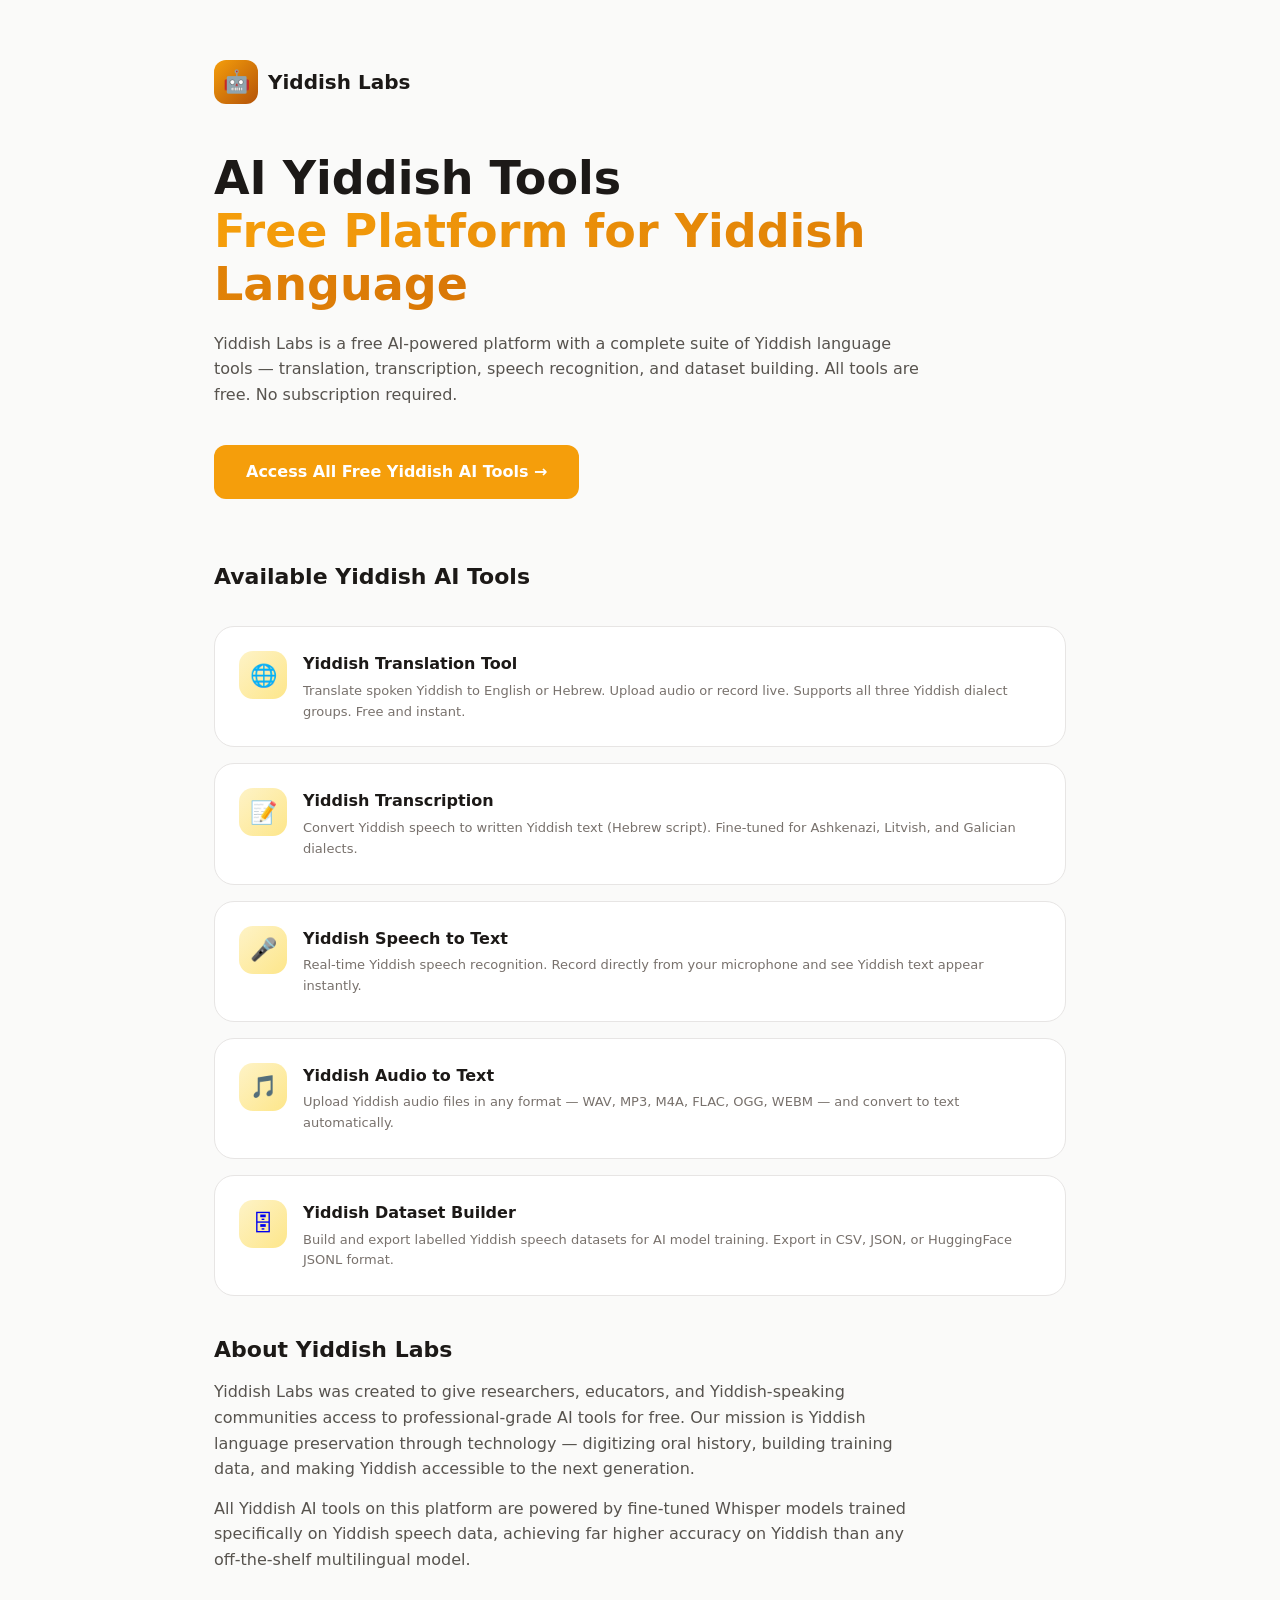
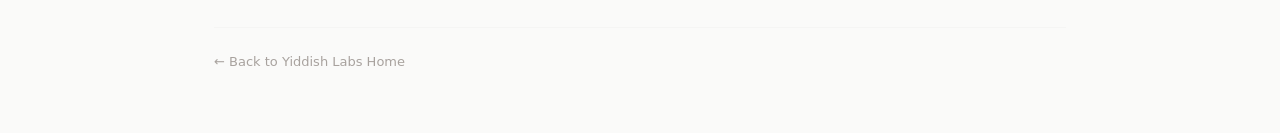
<file: public/ai-yiddish-tools.html>
<!doctype html>
<html lang="en">
<head>
  <meta charset="UTF-8" />
  <meta name="viewport" content="width=device-width, initial-scale=1.0" />
  <title>AI Yiddish Tools – Translation, Transcription &amp; Dataset Builder | Yiddish Labs</title>
  <meta name="description" content="Yiddish Labs: free AI tools for the Yiddish language. Yiddish translation, transcription, speech-to-text, and dataset building — all in one free platform." />
  <meta name="robots" content="index, follow" />
  <link rel="canonical" href="https://yiddishlabs.com/ai-yiddish-tools" />
  <meta property="og:title" content="AI Yiddish Tools – Translation, Transcription &amp; Dataset Builder | Yiddish Labs" />
  <meta property="og:description" content="Free AI tools for Yiddish language: translation, transcription, speech-to-text, and dataset building." />
  <meta property="og:url" content="https://yiddishlabs.com/ai-yiddish-tools" />
  <meta property="og:type" content="website" />
  <script type="application/ld+json">
  {
    "@context": "https://schema.org",
    "@type": "ItemList",
    "name": "AI Yiddish Tools by Yiddish Labs",
    "description": "Complete list of free AI tools for the Yiddish language from Yiddish Labs",
    "url": "https://yiddishlabs.com/ai-yiddish-tools",
    "itemListElement": [
      { "@type": "ListItem", "position": 1, "name": "Yiddish Translation Tool", "url": "https://yiddishlabs.com/yiddish-translation.html" },
      { "@type": "ListItem", "position": 2, "name": "Yiddish Transcription Tool", "url": "https://yiddishlabs.com/yiddish-transcription.html" },
      { "@type": "ListItem", "position": 3, "name": "Yiddish Speech to Text", "url": "https://yiddishlabs.com/yiddish-speech-to-text.html" },
      { "@type": "ListItem", "position": 4, "name": "Yiddish Audio to Text", "url": "https://yiddishlabs.com/yiddish-audio-to-text.html" },
      { "@type": "ListItem", "position": 5, "name": "Yiddish Dataset Builder", "url": "https://yiddishlabs.com/" }
    ]
  }
  </script>
  <style>
    *{box-sizing:border-box;margin:0;padding:0}
    body{font-family:Inter,system-ui,sans-serif;background:#fafaf9;color:#1c1917;line-height:1.6}
    .wrap{max-width:900px;margin:0 auto;padding:60px 24px}
    .logo{display:flex;align-items:center;gap:10px;margin-bottom:48px}
    .logo-icon{width:44px;height:44px;border-radius:12px;background:linear-gradient(135deg,#f59e0b,#b45309);display:flex;align-items:center;justify-content:center;color:#fff;font-size:22px}
    .logo-name{font-size:20px;font-weight:700;color:#1c1917}
    h1{font-size:clamp(26px,5vw,46px);font-weight:800;color:#1c1917;line-height:1.15;margin-bottom:20px}
    h2{font-size:22px;font-weight:700;color:#1c1917;margin:36px 0 12px}
    .accent{background:linear-gradient(90deg,#f59e0b,#d97706);-webkit-background-clip:text;-webkit-text-fill-color:transparent}
    p{color:#57534e;font-size:16px;margin-bottom:14px;max-width:720px}
    .cta{display:inline-flex;align-items:center;gap:8px;background:#f59e0b;color:#fff;font-weight:700;font-size:16px;padding:14px 32px;border-radius:12px;text-decoration:none;margin:24px 0;transition:background .15s}
    .cta:hover{background:#d97706}
    .tools{display:grid;gap:16px;margin-top:32px}
    .tool{background:#fff;border:1px solid #e7e5e4;border-radius:20px;padding:24px;display:flex;gap:16px;text-decoration:none;transition:border-color .15s,box-shadow .15s}
    .tool:hover{border-color:#f59e0b;box-shadow:0 4px 20px rgba(245,158,11,.1)}
    .tool-icon{width:48px;height:48px;border-radius:14px;background:linear-gradient(135deg,#fef3c7,#fde68a);display:flex;align-items:center;justify-content:center;font-size:22px;flex-shrink:0}
    .tool-name{font-size:16px;font-weight:700;color:#1c1917;margin-bottom:4px}
    .tool-desc{font-size:13px;color:#78716c}
    .back{display:inline-block;color:#a8a29e;font-size:13px;text-decoration:none;margin-top:40px;border-top:1px solid #f5f5f4;padding-top:24px;width:100%}
    .back:hover{color:#f59e0b}
  </style>
</head>
<body>
  <div class="wrap">
    <div class="logo">
      <div class="logo-icon">🤖</div>
      <span class="logo-name">Yiddish Labs</span>
    </div>

    <h1>AI Yiddish Tools<br /><span class="accent">Free Platform for Yiddish Language</span></h1>

    <p>Yiddish Labs is a free AI-powered platform with a complete suite of Yiddish language tools — translation, transcription, speech recognition, and dataset building. All tools are free. No subscription required.</p>

    <a href="/" class="cta">Access All Free Yiddish AI Tools →</a>

    <h2>Available Yiddish AI Tools</h2>

    <div class="tools">
      <a href="/yiddish-translation.html" class="tool">
        <div class="tool-icon">🌐</div>
        <div>
          <div class="tool-name">Yiddish Translation Tool</div>
          <div class="tool-desc">Translate spoken Yiddish to English or Hebrew. Upload audio or record live. Supports all three Yiddish dialect groups. Free and instant.</div>
        </div>
      </a>
      <a href="/yiddish-transcription.html" class="tool">
        <div class="tool-icon">📝</div>
        <div>
          <div class="tool-name">Yiddish Transcription</div>
          <div class="tool-desc">Convert Yiddish speech to written Yiddish text (Hebrew script). Fine-tuned for Ashkenazi, Litvish, and Galician dialects.</div>
        </div>
      </a>
      <a href="/yiddish-speech-to-text.html" class="tool">
        <div class="tool-icon">🎤</div>
        <div>
          <div class="tool-name">Yiddish Speech to Text</div>
          <div class="tool-desc">Real-time Yiddish speech recognition. Record directly from your microphone and see Yiddish text appear instantly.</div>
        </div>
      </a>
      <a href="/yiddish-audio-to-text.html" class="tool">
        <div class="tool-icon">🎵</div>
        <div>
          <div class="tool-name">Yiddish Audio to Text</div>
          <div class="tool-desc">Upload Yiddish audio files in any format — WAV, MP3, M4A, FLAC, OGG, WEBM — and convert to text automatically.</div>
        </div>
      </a>
      <a href="/" class="tool">
        <div class="tool-icon">🗄</div>
        <div>
          <div class="tool-name">Yiddish Dataset Builder</div>
          <div class="tool-desc">Build and export labelled Yiddish speech datasets for AI model training. Export in CSV, JSON, or HuggingFace JSONL format.</div>
        </div>
      </a>
    </div>

    <h2>About Yiddish Labs</h2>
    <p>Yiddish Labs was created to give researchers, educators, and Yiddish-speaking communities access to professional-grade AI tools for free. Our mission is Yiddish language preservation through technology — digitizing oral history, building training data, and making Yiddish accessible to the next generation.</p>
    <p>All Yiddish AI tools on this platform are powered by fine-tuned Whisper models trained specifically on Yiddish speech data, achieving far higher accuracy on Yiddish than any off-the-shelf multilingual model.</p>

    <a href="/" class="back">← Back to Yiddish Labs Home</a>
  </div>
</body>
</html>
</file>
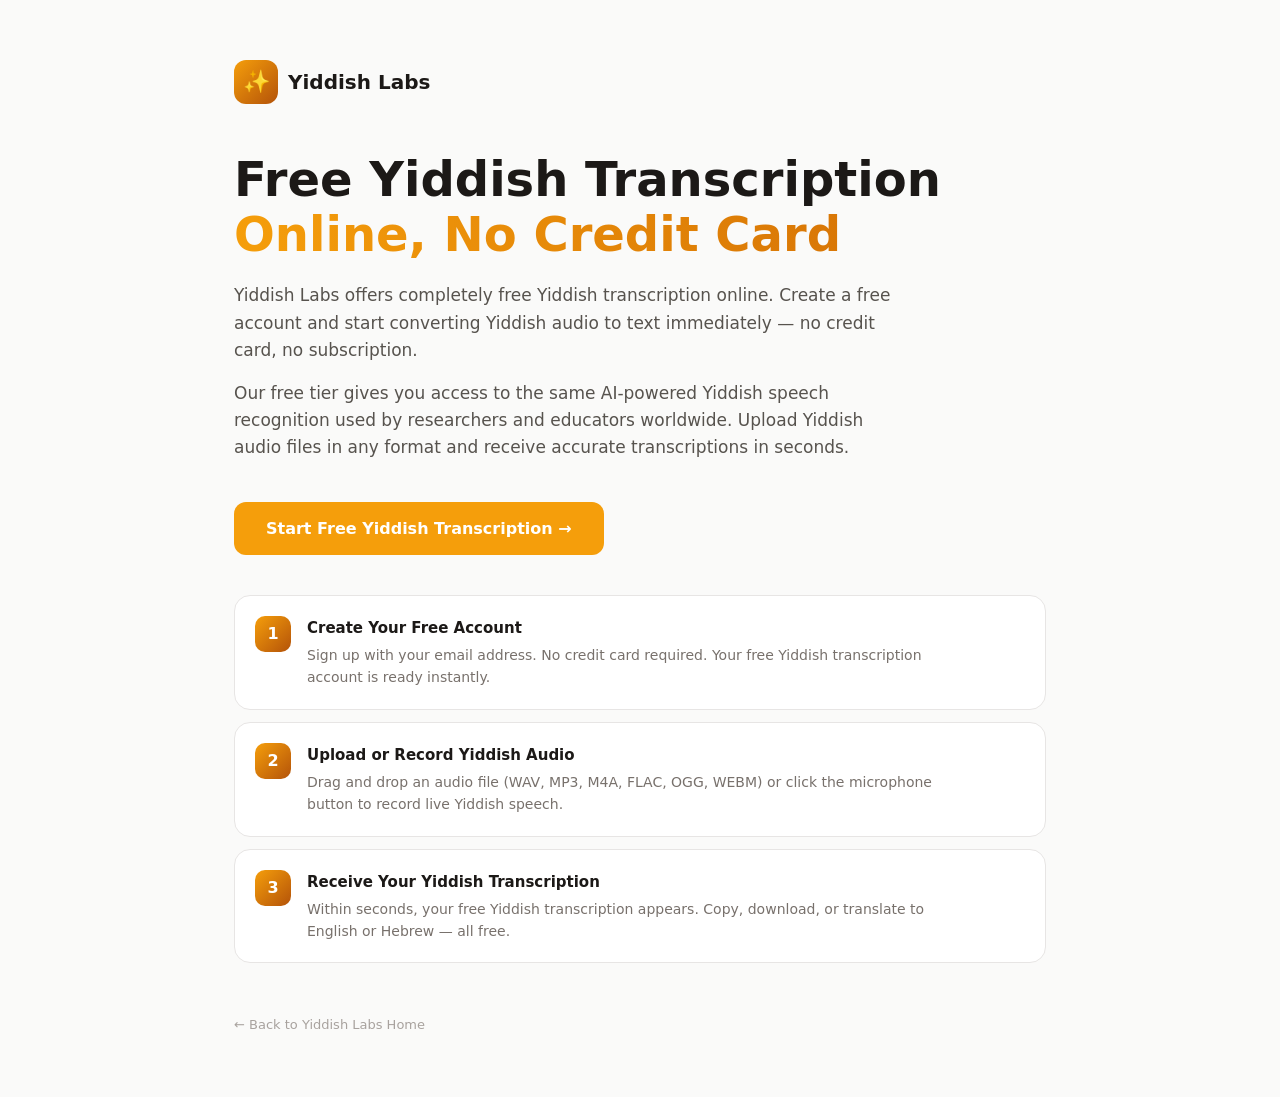
<file: public/free-yiddish-transcription.html>
<!doctype html>
<html lang="en">
<head>
  <meta charset="UTF-8" />
  <meta name="viewport" content="width=device-width, initial-scale=1.0" />
  <title>Free Yiddish Transcription Online – No Signup Required | Yiddish Labs</title>
  <meta name="description" content="Free Yiddish transcription online. No credit card required. Upload Yiddish audio files or record live and get accurate Yiddish text output immediately." />
  <meta name="robots" content="index, follow" />
  <link rel="canonical" href="https://yiddishlabs.com/free-yiddish-transcription" />
  <meta property="og:title" content="Free Yiddish Transcription Online | Yiddish Labs" />
  <meta property="og:description" content="Free Yiddish transcription online. Upload Yiddish audio and get accurate text output immediately. No credit card required." />
  <meta property="og:url" content="https://yiddishlabs.com/free-yiddish-transcription" />
  <meta property="og:type" content="website" />
  <style>
    *{box-sizing:border-box;margin:0;padding:0}
    body{font-family:Inter,system-ui,sans-serif;background:#fafaf9;color:#1c1917;line-height:1.6}
    .wrap{max-width:860px;margin:0 auto;padding:60px 24px}
    .logo{display:flex;align-items:center;gap:10px;margin-bottom:48px}
    .logo-icon{width:44px;height:44px;border-radius:12px;background:linear-gradient(135deg,#f59e0b,#b45309);display:flex;align-items:center;justify-content:center;color:#fff;font-size:22px}
    .logo-name{font-size:20px;font-weight:700;color:#1c1917}
    h1{font-size:clamp(28px,5vw,48px);font-weight:800;color:#1c1917;line-height:1.15;margin-bottom:20px}
    .accent{background:linear-gradient(90deg,#f59e0b,#d97706);-webkit-background-clip:text;-webkit-text-fill-color:transparent}
    p{color:#57534e;font-size:17px;margin-bottom:16px;max-width:660px}
    .cta{display:inline-flex;align-items:center;gap:8px;background:#f59e0b;color:#fff;font-weight:700;font-size:16px;padding:14px 32px;border-radius:12px;text-decoration:none;margin-top:24px;transition:background .15s}
    .cta:hover{background:#d97706}
    .steps{list-style:none;margin-top:36px;space-y:16px}
    .step{display:flex;align-items:flex-start;gap:16px;padding:20px;background:#fff;border:1px solid #e7e5e4;border-radius:16px;margin-bottom:12px}
    .step-num{width:36px;height:36px;border-radius:10px;background:linear-gradient(135deg,#f59e0b,#b45309);color:#fff;font-weight:700;font-size:16px;display:flex;align-items:center;justify-content:center;flex-shrink:0}
    .step h3{font-size:15px;font-weight:700;color:#1c1917;margin-bottom:4px}
    .step p{font-size:14px;color:#78716c;margin:0}
    .back{display:inline-block;color:#a8a29e;font-size:13px;text-decoration:none;margin-top:40px}
    .back:hover{color:#f59e0b}
  </style>
</head>
<body>
  <div class="wrap">
    <div class="logo">
      <div class="logo-icon">✨</div>
      <span class="logo-name">Yiddish Labs</span>
    </div>

    <h1>Free Yiddish Transcription<br /><span class="accent">Online, No Credit Card</span></h1>

    <p>Yiddish Labs offers completely free Yiddish transcription online. Create a free account and start converting Yiddish audio to text immediately — no credit card, no subscription.</p>
    <p>Our free tier gives you access to the same AI-powered Yiddish speech recognition used by researchers and educators worldwide. Upload Yiddish audio files in any format and receive accurate transcriptions in seconds.</p>

    <a href="/" class="cta">Start Free Yiddish Transcription →</a>

    <ol class="steps" style="margin-top:40px">
      <li class="step">
        <div class="step-num">1</div>
        <div>
          <h3>Create Your Free Account</h3>
          <p>Sign up with your email address. No credit card required. Your free Yiddish transcription account is ready instantly.</p>
        </div>
      </li>
      <li class="step">
        <div class="step-num">2</div>
        <div>
          <h3>Upload or Record Yiddish Audio</h3>
          <p>Drag and drop an audio file (WAV, MP3, M4A, FLAC, OGG, WEBM) or click the microphone button to record live Yiddish speech.</p>
        </div>
      </li>
      <li class="step">
        <div class="step-num">3</div>
        <div>
          <h3>Receive Your Yiddish Transcription</h3>
          <p>Within seconds, your free Yiddish transcription appears. Copy, download, or translate to English or Hebrew — all free.</p>
        </div>
      </li>
    </ol>

    <a href="/" class="back">← Back to Yiddish Labs Home</a>
  </div>
</body>
</html>
</file>
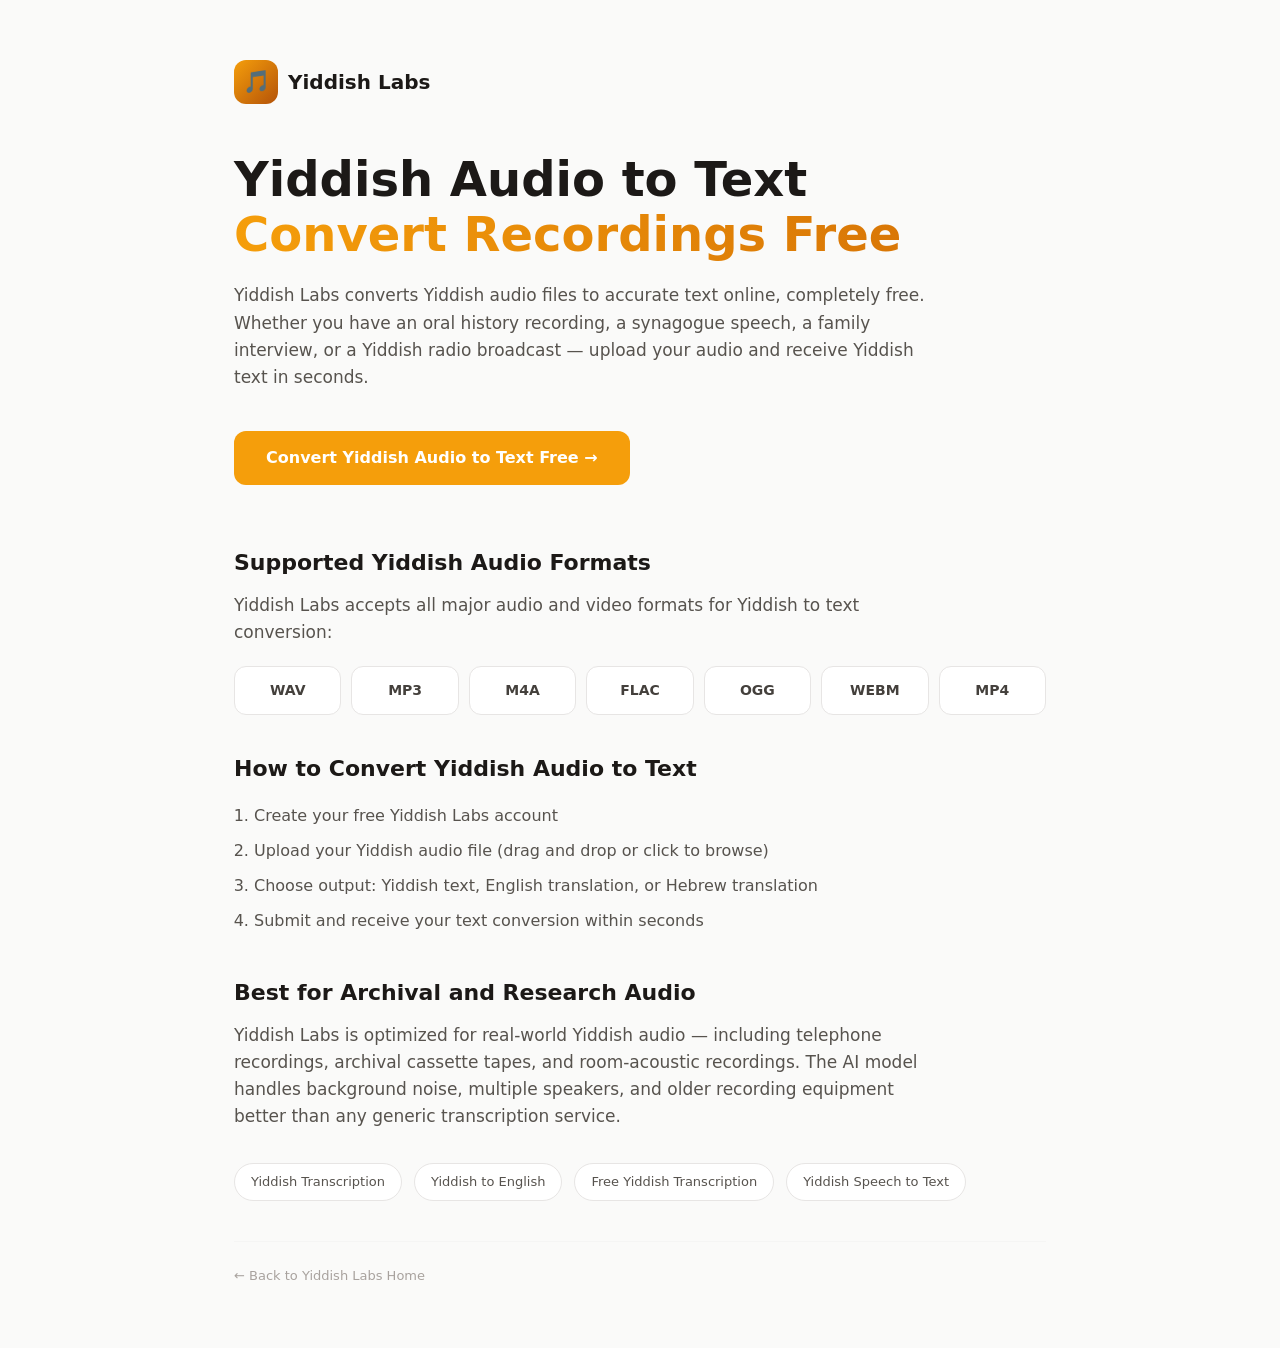
<file: public/yiddish-audio-to-text.html>
<!doctype html>
<html lang="en">
<head>
  <meta charset="UTF-8" />
  <meta name="viewport" content="width=device-width, initial-scale=1.0" />
  <title>Yiddish Audio to Text – Convert Recordings Online | Yiddish Labs</title>
  <meta name="description" content="Convert Yiddish audio to text online free. Upload WAV, MP3, M4A or other audio files and get accurate Yiddish text output instantly. All dialects supported." />
  <meta name="robots" content="index, follow" />
  <link rel="canonical" href="https://yiddishlabs.com/yiddish-audio-to-text" />
  <meta property="og:title" content="Yiddish Audio to Text – Convert Recordings Online | Yiddish Labs" />
  <meta property="og:description" content="Convert Yiddish audio to text online free. Upload any Yiddish audio file and get accurate text in seconds." />
  <meta property="og:url" content="https://yiddishlabs.com/yiddish-audio-to-text" />
  <meta property="og:type" content="website" />
  <script type="application/ld+json">
  {
    "@context": "https://schema.org",
    "@type": "HowTo",
    "name": "How to Convert Yiddish Audio to Text",
    "description": "Step-by-step guide to converting Yiddish audio files to accurate text using Yiddish Labs.",
    "totalTime": "PT2M",
    "estimatedCost": { "@type": "MonetaryAmount", "currency": "USD", "value": "0" },
    "step": [
      { "@type": "HowToStep", "position": 1, "name": "Sign up for free", "text": "Create a free Yiddish Labs account at yiddishlabs.com. No credit card needed." },
      { "@type": "HowToStep", "position": 2, "name": "Upload your Yiddish audio file", "text": "Click the upload zone and select your Yiddish audio file — WAV, MP3, M4A, FLAC, OGG, or WEBM." },
      { "@type": "HowToStep", "position": 3, "name": "Select output language", "text": "Choose Yiddish (transcription), English, or Hebrew as your text output language." },
      { "@type": "HowToStep", "position": 4, "name": "Receive your Yiddish text", "text": "Your Yiddish audio is converted to text within seconds. Copy, download, or save to history." }
    ]
  }
  </script>
  <style>
    *{box-sizing:border-box;margin:0;padding:0}
    body{font-family:Inter,system-ui,sans-serif;background:#fafaf9;color:#1c1917;line-height:1.6}
    .wrap{max-width:860px;margin:0 auto;padding:60px 24px}
    .logo{display:flex;align-items:center;gap:10px;margin-bottom:48px}
    .logo-icon{width:44px;height:44px;border-radius:12px;background:linear-gradient(135deg,#f59e0b,#b45309);display:flex;align-items:center;justify-content:center;color:#fff;font-size:22px}
    .logo-name{font-size:20px;font-weight:700;color:#1c1917}
    h1{font-size:clamp(28px,5vw,48px);font-weight:800;color:#1c1917;line-height:1.15;margin-bottom:20px}
    h2{font-size:22px;font-weight:700;color:#1c1917;margin:36px 0 12px}
    .accent{background:linear-gradient(90deg,#f59e0b,#d97706);-webkit-background-clip:text;-webkit-text-fill-color:transparent}
    p{color:#57534e;font-size:17px;margin-bottom:16px;max-width:700px}
    .cta{display:inline-flex;align-items:center;gap:8px;background:#f59e0b;color:#fff;font-weight:700;font-size:16px;padding:14px 32px;border-radius:12px;text-decoration:none;margin:24px 0;transition:background .15s}
    .cta:hover{background:#d97706}
    .formats{display:grid;grid-template-columns:repeat(auto-fit,minmax(100px,1fr));gap:10px;margin:20px 0}
    .fmt{background:#fff;border:1px solid #e7e5e4;border-radius:12px;padding:12px;text-align:center;font-weight:700;font-size:14px;color:#44403c}
    .links{display:flex;flex-wrap:wrap;gap:12px;margin-top:32px}
    .link-pill{padding:8px 16px;background:#fff;border:1px solid #e7e5e4;border-radius:999px;font-size:13px;color:#57534e;text-decoration:none}
    .link-pill:hover{border-color:#f59e0b;color:#d97706}
    .back{display:inline-block;color:#a8a29e;font-size:13px;text-decoration:none;margin-top:40px;border-top:1px solid #f5f5f4;padding-top:24px;width:100%}
    .back:hover{color:#f59e0b}
  </style>
</head>
<body>
  <div class="wrap">
    <div class="logo">
      <div class="logo-icon">🎵</div>
      <span class="logo-name">Yiddish Labs</span>
    </div>

    <h1>Yiddish Audio to Text<br /><span class="accent">Convert Recordings Free</span></h1>

    <p>Yiddish Labs converts Yiddish audio files to accurate text online, completely free. Whether you have an oral history recording, a synagogue speech, a family interview, or a Yiddish radio broadcast — upload your audio and receive Yiddish text in seconds.</p>

    <a href="/" class="cta">Convert Yiddish Audio to Text Free →</a>

    <h2>Supported Yiddish Audio Formats</h2>
    <p>Yiddish Labs accepts all major audio and video formats for Yiddish to text conversion:</p>
    <div class="formats">
      <div class="fmt">WAV</div>
      <div class="fmt">MP3</div>
      <div class="fmt">M4A</div>
      <div class="fmt">FLAC</div>
      <div class="fmt">OGG</div>
      <div class="fmt">WEBM</div>
      <div class="fmt">MP4</div>
    </div>

    <h2>How to Convert Yiddish Audio to Text</h2>
    <ol style="color:#57534e;font-size:16px;line-height:2.2;padding-left:20px;margin-bottom:16px">
      <li>Create your free Yiddish Labs account</li>
      <li>Upload your Yiddish audio file (drag and drop or click to browse)</li>
      <li>Choose output: Yiddish text, English translation, or Hebrew translation</li>
      <li>Submit and receive your text conversion within seconds</li>
    </ol>

    <h2>Best for Archival and Research Audio</h2>
    <p>Yiddish Labs is optimized for real-world Yiddish audio — including telephone recordings, archival cassette tapes, and room-acoustic recordings. The AI model handles background noise, multiple speakers, and older recording equipment better than any generic transcription service.</p>

    <div class="links">
      <a href="/yiddish-transcription.html" class="link-pill">Yiddish Transcription</a>
      <a href="/yiddish-to-english.html" class="link-pill">Yiddish to English</a>
      <a href="/free-yiddish-transcription.html" class="link-pill">Free Yiddish Transcription</a>
      <a href="/yiddish-speech-to-text.html" class="link-pill">Yiddish Speech to Text</a>
    </div>

    <a href="/" class="back">← Back to Yiddish Labs Home</a>
  </div>
</body>
</html>
</file>
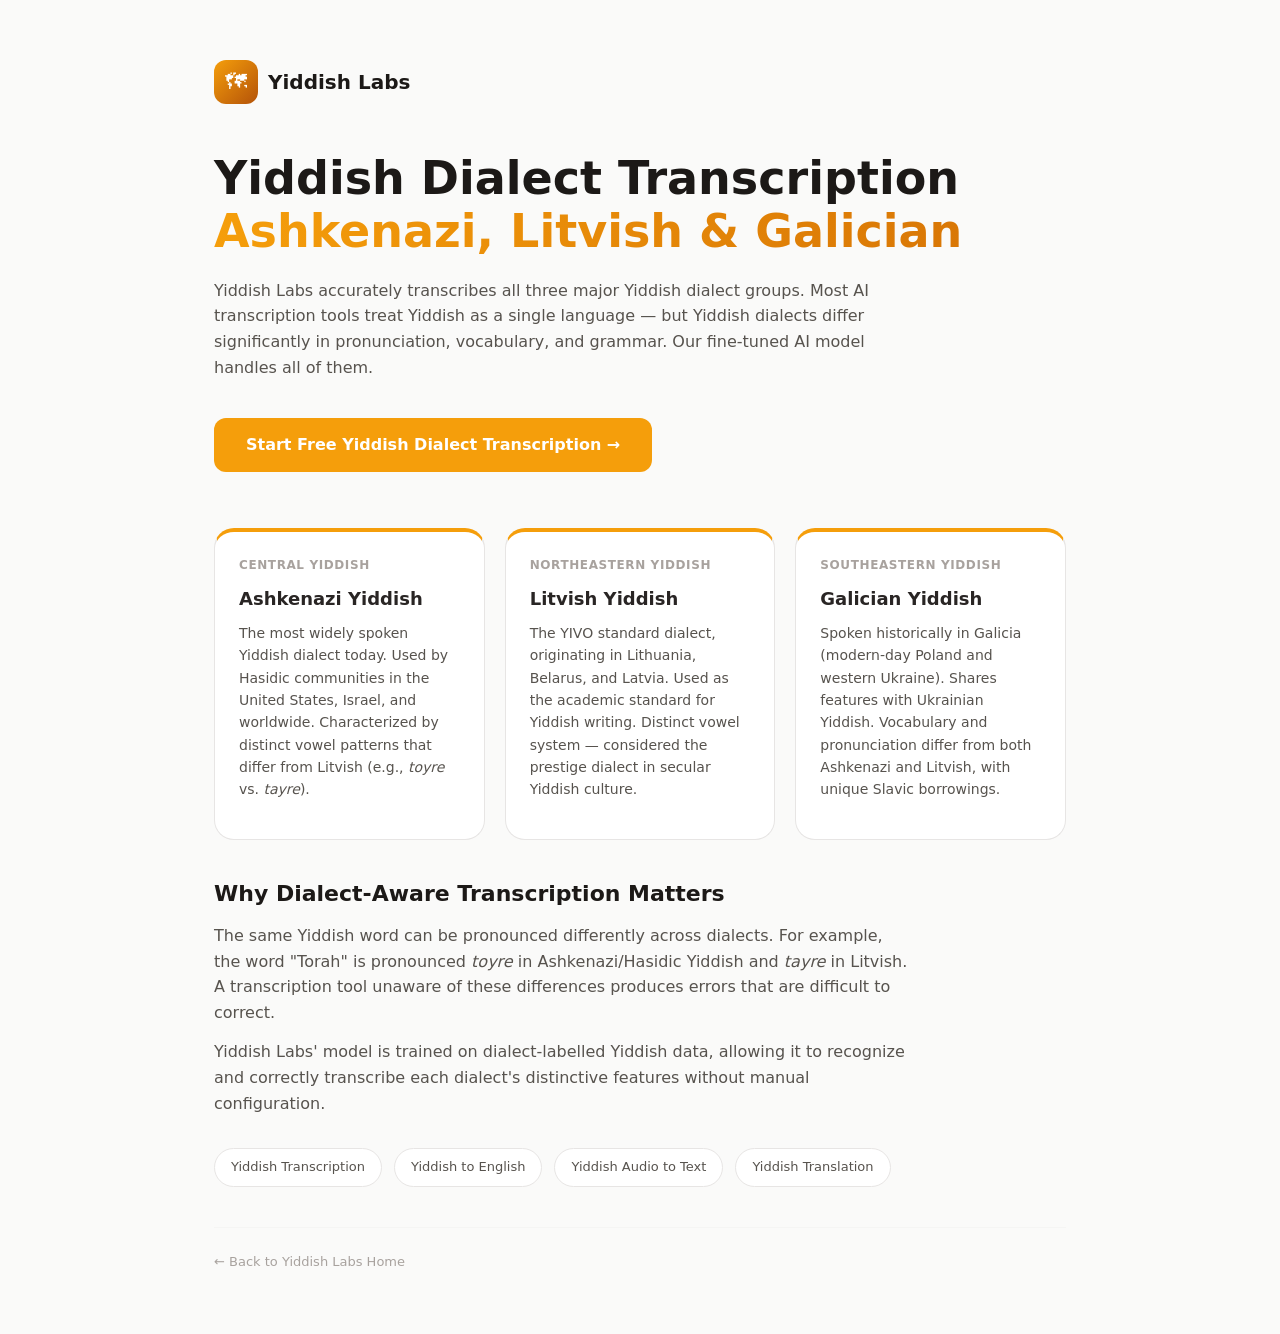
<file: public/yiddish-dialect-transcription.html>
<!doctype html>
<html lang="en">
<head>
  <meta charset="UTF-8" />
  <meta name="viewport" content="width=device-width, initial-scale=1.0" />
  <title>Yiddish Dialect Transcription – Ashkenazi, Litvish, Galician | Yiddish Labs</title>
  <meta name="description" content="Transcribe Yiddish dialects accurately: Ashkenazi, Litvish, and Galician Yiddish. Free AI transcription fine-tuned for each dialect's vocabulary and pronunciation." />
  <meta name="robots" content="index, follow" />
  <link rel="canonical" href="https://yiddishlabs.com/yiddish-dialect-transcription" />
  <meta property="og:title" content="Yiddish Dialect Transcription – Ashkenazi, Litvish, Galician | Yiddish Labs" />
  <meta property="og:description" content="Transcribe Yiddish dialects accurately — Ashkenazi, Litvish, Galician. Free AI transcription for all Yiddish dialect groups." />
  <meta property="og:url" content="https://yiddishlabs.com/yiddish-dialect-transcription" />
  <meta property="og:type" content="website" />
  <style>
    *{box-sizing:border-box;margin:0;padding:0}
    body{font-family:Inter,system-ui,sans-serif;background:#fafaf9;color:#1c1917;line-height:1.6}
    .wrap{max-width:900px;margin:0 auto;padding:60px 24px}
    .logo{display:flex;align-items:center;gap:10px;margin-bottom:48px}
    .logo-icon{width:44px;height:44px;border-radius:12px;background:linear-gradient(135deg,#f59e0b,#b45309);display:flex;align-items:center;justify-content:center;color:#fff;font-size:22px}
    .logo-name{font-size:20px;font-weight:700;color:#1c1917}
    h1{font-size:clamp(26px,5vw,46px);font-weight:800;color:#1c1917;line-height:1.15;margin-bottom:20px}
    h2{font-size:22px;font-weight:700;color:#1c1917;margin:36px 0 12px}
    h3{font-size:17px;font-weight:700;color:#292524;margin:20px 0 8px}
    .accent{background:linear-gradient(90deg,#f59e0b,#d97706);-webkit-background-clip:text;-webkit-text-fill-color:transparent}
    p{color:#57534e;font-size:16px;margin-bottom:14px;max-width:700px}
    .cta{display:inline-flex;align-items:center;gap:8px;background:#f59e0b;color:#fff;font-weight:700;font-size:16px;padding:14px 32px;border-radius:12px;text-decoration:none;margin:24px 0;transition:background .15s}
    .cta:hover{background:#d97706}
    .dialects{display:grid;sm:grid-template-columns:repeat(3,1fr);gap:20px;margin-top:32px}
    @media(min-width:640px){.dialects{grid-template-columns:repeat(3,1fr)}}
    .dialect-card{background:#fff;border:1px solid #e7e5e4;border-radius:20px;padding:24px;border-top:4px solid #f59e0b}
    .dialect-card h3{margin-top:0;font-size:18px}
    .dialect-card .region{font-size:12px;color:#a8a29e;font-weight:600;text-transform:uppercase;letter-spacing:.05em;margin-bottom:10px}
    .links{display:flex;flex-wrap:wrap;gap:12px;margin-top:32px}
    .link-pill{padding:8px 16px;background:#fff;border:1px solid #e7e5e4;border-radius:999px;font-size:13px;color:#57534e;text-decoration:none}
    .link-pill:hover{border-color:#f59e0b;color:#d97706}
    .back{display:inline-block;color:#a8a29e;font-size:13px;text-decoration:none;margin-top:40px;border-top:1px solid #f5f5f4;padding-top:24px;width:100%}
    .back:hover{color:#f59e0b}
  </style>
</head>
<body>
  <div class="wrap">
    <div class="logo">
      <div class="logo-icon">🗺</div>
      <span class="logo-name">Yiddish Labs</span>
    </div>

    <h1>Yiddish Dialect Transcription<br /><span class="accent">Ashkenazi, Litvish &amp; Galician</span></h1>

    <p>Yiddish Labs accurately transcribes all three major Yiddish dialect groups. Most AI transcription tools treat Yiddish as a single language — but Yiddish dialects differ significantly in pronunciation, vocabulary, and grammar. Our fine-tuned AI model handles all of them.</p>

    <a href="/" class="cta">Start Free Yiddish Dialect Transcription →</a>

    <div class="dialects">
      <div class="dialect-card">
        <div class="region">Central Yiddish</div>
        <h3>Ashkenazi Yiddish</h3>
        <p style="font-size:14px">The most widely spoken Yiddish dialect today. Used by Hasidic communities in the United States, Israel, and worldwide. Characterized by distinct vowel patterns that differ from Litvish (e.g., <em>toyre</em> vs. <em>tayre</em>).</p>
      </div>
      <div class="dialect-card">
        <div class="region">Northeastern Yiddish</div>
        <h3>Litvish Yiddish</h3>
        <p style="font-size:14px">The YIVO standard dialect, originating in Lithuania, Belarus, and Latvia. Used as the academic standard for Yiddish writing. Distinct vowel system — considered the prestige dialect in secular Yiddish culture.</p>
      </div>
      <div class="dialect-card">
        <div class="region">Southeastern Yiddish</div>
        <h3>Galician Yiddish</h3>
        <p style="font-size:14px">Spoken historically in Galicia (modern-day Poland and western Ukraine). Shares features with Ukrainian Yiddish. Vocabulary and pronunciation differ from both Ashkenazi and Litvish, with unique Slavic borrowings.</p>
      </div>
    </div>

    <h2>Why Dialect-Aware Transcription Matters</h2>
    <p>The same Yiddish word can be pronounced differently across dialects. For example, the word "Torah" is pronounced <em>toyre</em> in Ashkenazi/Hasidic Yiddish and <em>tayre</em> in Litvish. A transcription tool unaware of these differences produces errors that are difficult to correct.</p>
    <p>Yiddish Labs' model is trained on dialect-labelled Yiddish data, allowing it to recognize and correctly transcribe each dialect's distinctive features without manual configuration.</p>

    <div class="links">
      <a href="/yiddish-transcription.html" class="link-pill">Yiddish Transcription</a>
      <a href="/yiddish-to-english.html" class="link-pill">Yiddish to English</a>
      <a href="/yiddish-audio-to-text.html" class="link-pill">Yiddish Audio to Text</a>
      <a href="/yiddish-translation.html" class="link-pill">Yiddish Translation</a>
    </div>

    <a href="/" class="back">← Back to Yiddish Labs Home</a>
  </div>
</body>
</html>
</file>
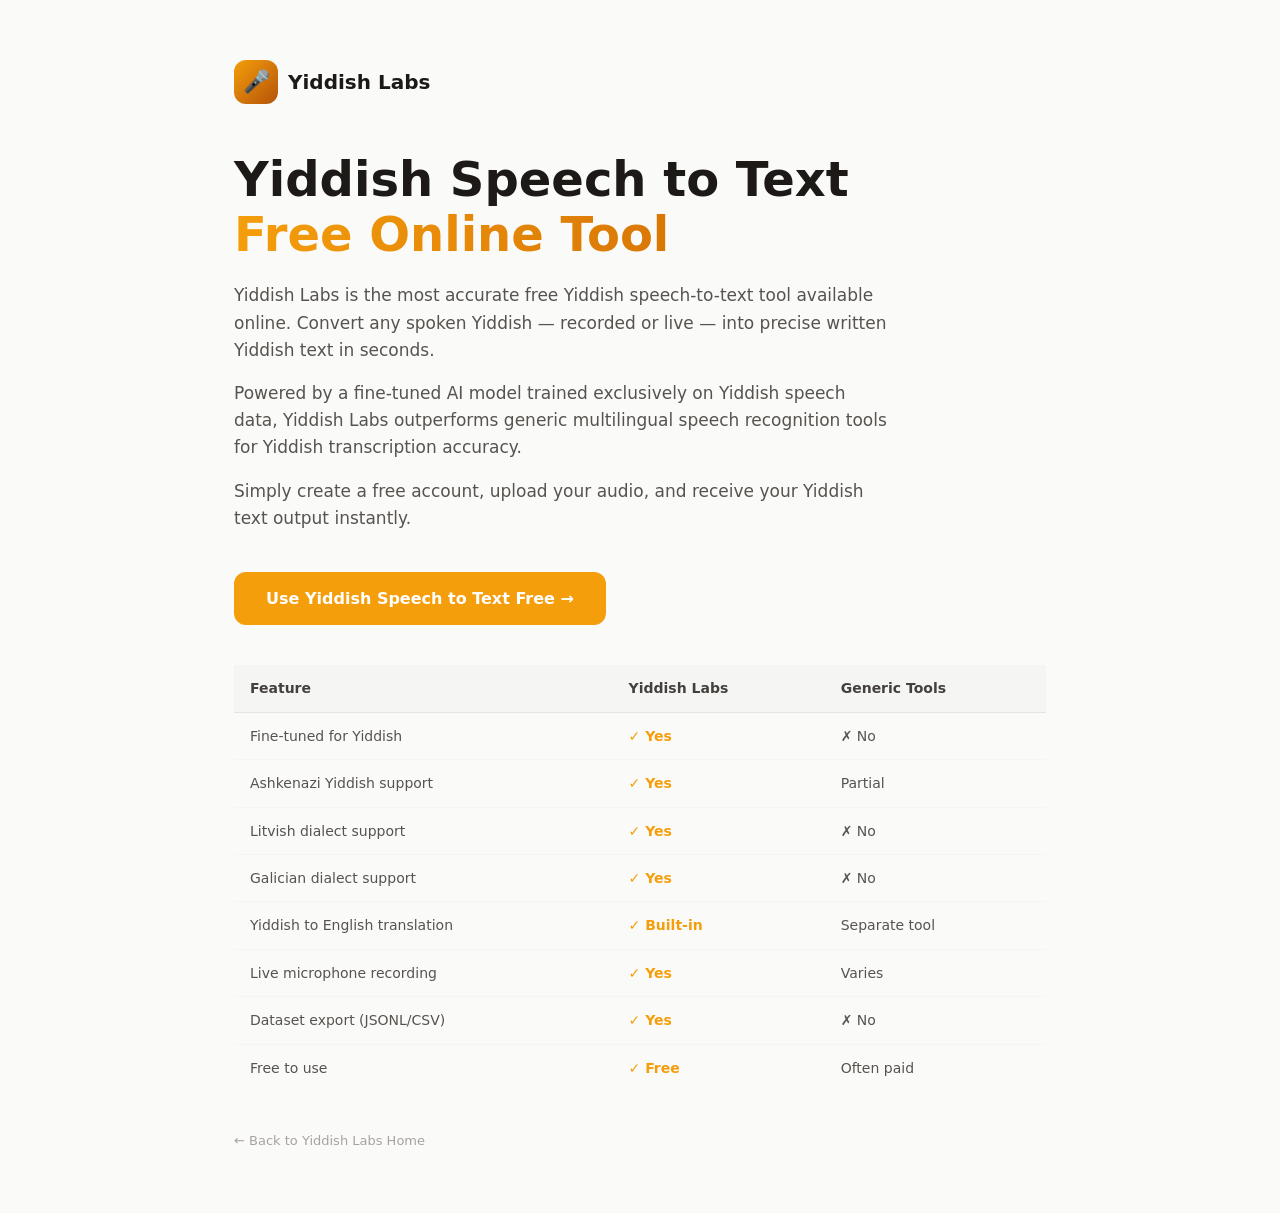
<file: public/yiddish-speech-to-text.html>
<!doctype html>
<html lang="en">
<head>
  <meta charset="UTF-8" />
  <meta name="viewport" content="width=device-width, initial-scale=1.0" />
  <title>Yiddish Speech to Text – Free Online Tool | Yiddish Labs</title>
  <meta name="description" content="Yiddish speech to text online — free, accurate, and instant. Record or upload Yiddish audio. AI converts spoken Yiddish to text in seconds. All dialects supported." />
  <meta name="robots" content="index, follow" />
  <link rel="canonical" href="https://yiddishlabs.com/yiddish-speech-to-text" />
  <meta property="og:title" content="Yiddish Speech to Text – Free Online Tool | Yiddish Labs" />
  <meta property="og:description" content="Free Yiddish speech to text online. Record or upload Yiddish audio and get accurate text in seconds. All dialects supported." />
  <meta property="og:url" content="https://yiddishlabs.com/yiddish-speech-to-text" />
  <meta property="og:type" content="website" />
  <script type="application/ld+json">
  {
    "@context": "https://schema.org",
    "@type": "WebPage",
    "name": "Yiddish Speech to Text – Free Online Tool",
    "description": "Free Yiddish speech to text online. Record or upload Yiddish audio and get accurate text in seconds. All dialects supported.",
    "url": "https://yiddishlabs.com/yiddish-speech-to-text",
    "isPartOf": { "@type": "WebSite", "url": "https://yiddishlabs.com/" }
  }
  </script>
  <style>
    *{box-sizing:border-box;margin:0;padding:0}
    body{font-family:Inter,system-ui,sans-serif;background:#fafaf9;color:#1c1917;line-height:1.6}
    .wrap{max-width:860px;margin:0 auto;padding:60px 24px}
    .logo{display:flex;align-items:center;gap:10px;margin-bottom:48px}
    .logo-icon{width:44px;height:44px;border-radius:12px;background:linear-gradient(135deg,#f59e0b,#b45309);display:flex;align-items:center;justify-content:center;color:#fff;font-size:22px}
    .logo-name{font-size:20px;font-weight:700;color:#1c1917}
    h1{font-size:clamp(28px,5vw,48px);font-weight:800;color:#1c1917;line-height:1.15;margin-bottom:20px}
    .accent{background:linear-gradient(90deg,#f59e0b,#d97706);-webkit-background-clip:text;-webkit-text-fill-color:transparent}
    p{color:#57534e;font-size:17px;margin-bottom:16px;max-width:660px}
    .cta{display:inline-flex;align-items:center;gap:8px;background:#f59e0b;color:#fff;font-weight:700;font-size:16px;padding:14px 32px;border-radius:12px;text-decoration:none;margin-top:24px;transition:background .15s}
    .cta:hover{background:#d97706}
    table{width:100%;border-collapse:collapse;margin-top:40px;font-size:14px}
    th{background:#f5f5f4;text-align:left;padding:12px 16px;font-weight:600;color:#44403c;border-bottom:1px solid #e7e5e4}
    td{padding:12px 16px;border-bottom:1px solid #f5f5f4;color:#57534e}
    tr:last-child td{border:none}
    .check{color:#f59e0b;font-weight:700}
    .back{display:inline-block;color:#a8a29e;font-size:13px;text-decoration:none;margin-top:40px}
    .back:hover{color:#f59e0b}
  </style>
</head>
<body>
  <div class="wrap">
    <div class="logo">
      <div class="logo-icon">🎤</div>
      <span class="logo-name">Yiddish Labs</span>
    </div>

    <h1>Yiddish Speech to Text<br /><span class="accent">Free Online Tool</span></h1>

    <p>Yiddish Labs is the most accurate free Yiddish speech-to-text tool available online. Convert any spoken Yiddish — recorded or live — into precise written Yiddish text in seconds.</p>
    <p>Powered by a fine-tuned AI model trained exclusively on Yiddish speech data, Yiddish Labs outperforms generic multilingual speech recognition tools for Yiddish transcription accuracy.</p>
    <p>Simply create a free account, upload your audio, and receive your Yiddish text output instantly.</p>

    <a href="/" class="cta">Use Yiddish Speech to Text Free →</a>

    <table>
      <thead>
        <tr>
          <th>Feature</th>
          <th>Yiddish Labs</th>
          <th>Generic Tools</th>
        </tr>
      </thead>
      <tbody>
        <tr>
          <td>Fine-tuned for Yiddish</td>
          <td class="check">✓ Yes</td>
          <td>✗ No</td>
        </tr>
        <tr>
          <td>Ashkenazi Yiddish support</td>
          <td class="check">✓ Yes</td>
          <td>Partial</td>
        </tr>
        <tr>
          <td>Litvish dialect support</td>
          <td class="check">✓ Yes</td>
          <td>✗ No</td>
        </tr>
        <tr>
          <td>Galician dialect support</td>
          <td class="check">✓ Yes</td>
          <td>✗ No</td>
        </tr>
        <tr>
          <td>Yiddish to English translation</td>
          <td class="check">✓ Built-in</td>
          <td>Separate tool</td>
        </tr>
        <tr>
          <td>Live microphone recording</td>
          <td class="check">✓ Yes</td>
          <td>Varies</td>
        </tr>
        <tr>
          <td>Dataset export (JSONL/CSV)</td>
          <td class="check">✓ Yes</td>
          <td>✗ No</td>
        </tr>
        <tr>
          <td>Free to use</td>
          <td class="check">✓ Free</td>
          <td>Often paid</td>
        </tr>
      </tbody>
    </table>

    <a href="/" class="back">← Back to Yiddish Labs Home</a>
  </div>
</body>
</html>
</file>
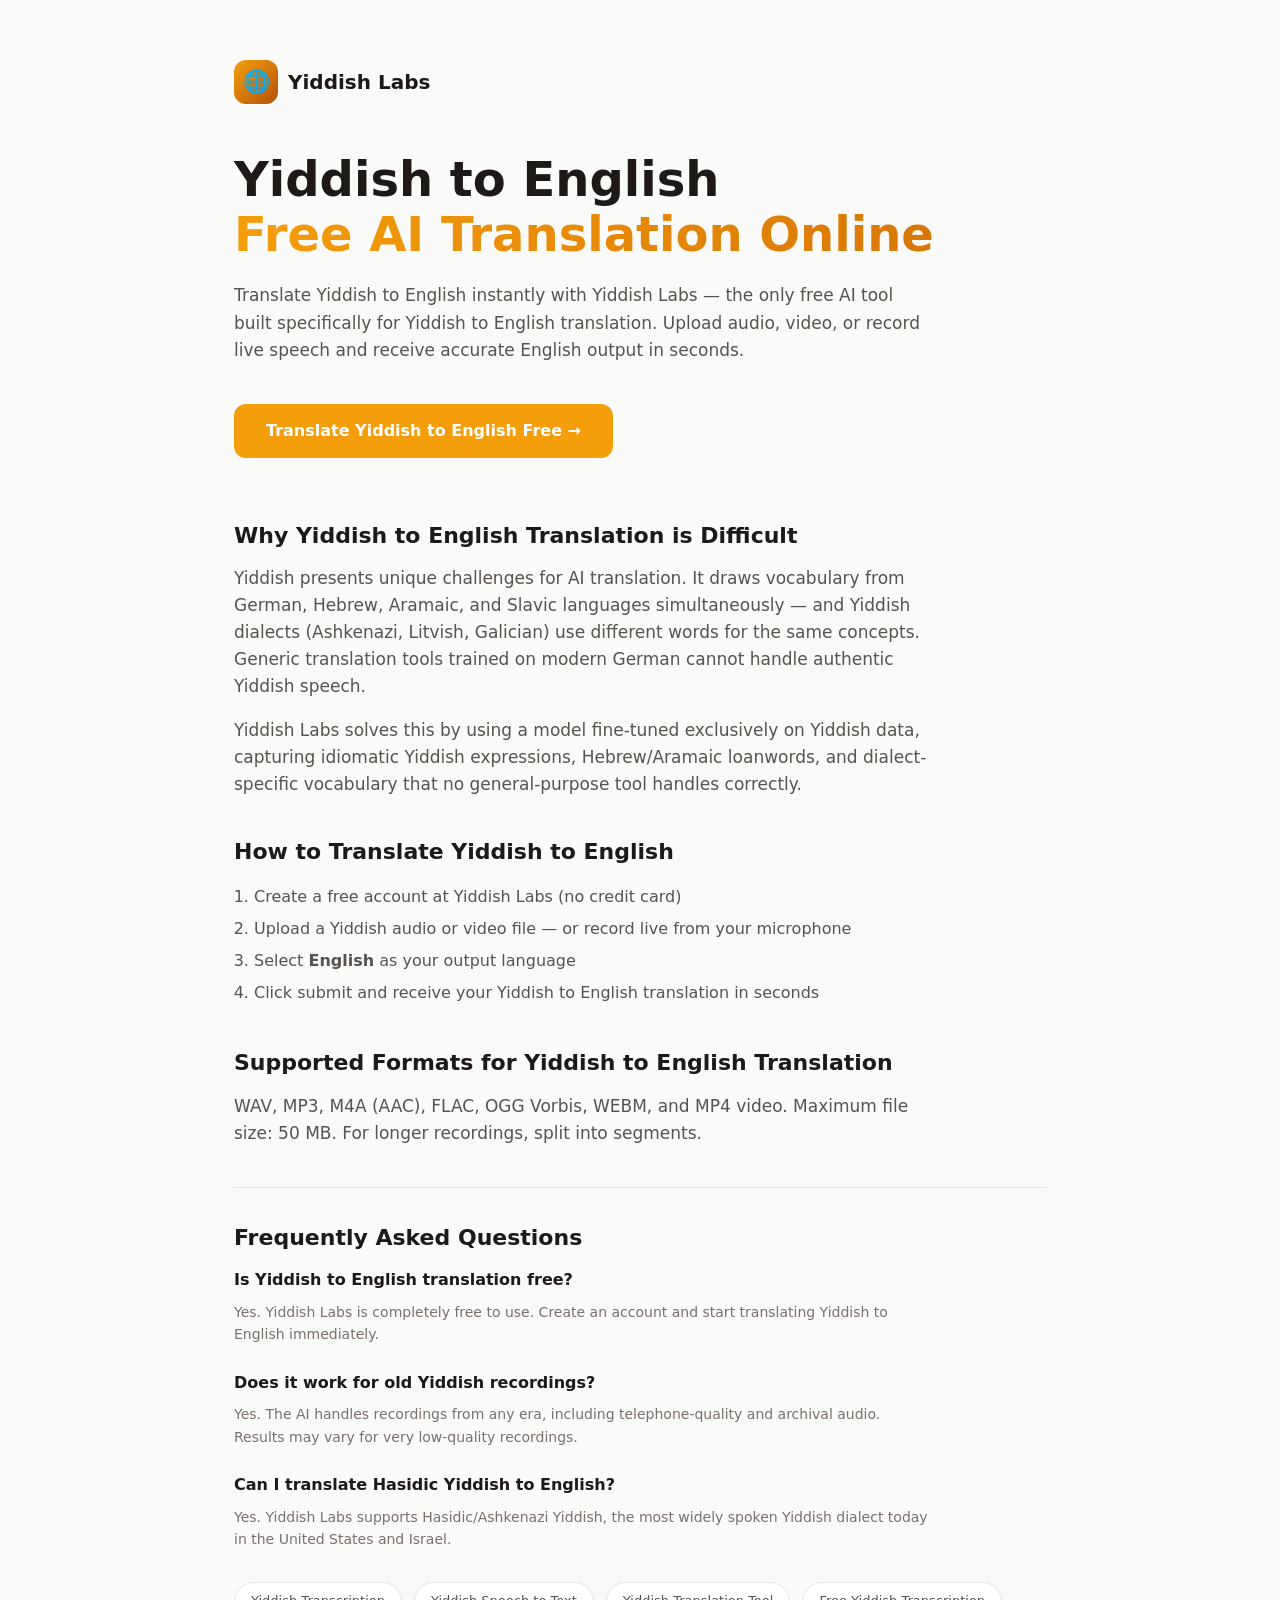
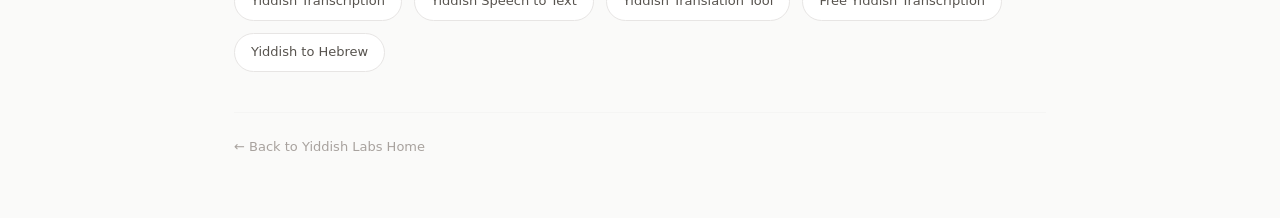
<file: public/yiddish-to-english.html>
<!doctype html>
<html lang="en">
<head>
  <meta charset="UTF-8" />
  <meta name="viewport" content="width=device-width, initial-scale=1.0" />
  <title>Yiddish to English Translation – Free AI Tool | Yiddish Labs</title>
  <meta name="description" content="Translate Yiddish to English online for free. Upload Yiddish audio or type Yiddish text and get instant English translation powered by AI. All dialects." />
  <meta name="robots" content="index, follow" />
  <link rel="canonical" href="https://yiddishlabs.com/yiddish-to-english" />
  <meta property="og:title" content="Yiddish to English Translation – Free AI Tool | Yiddish Labs" />
  <meta property="og:description" content="Translate Yiddish to English online for free. Upload Yiddish audio and get instant English translation." />
  <meta property="og:url" content="https://yiddishlabs.com/yiddish-to-english" />
  <meta property="og:type" content="website" />
  <script type="application/ld+json">
  {
    "@context": "https://schema.org",
    "@graph": [
      {
        "@type": "WebPage",
        "name": "Yiddish to English Translation – Free AI Tool",
        "description": "Translate Yiddish to English online for free. Upload Yiddish audio or video and get instant English translation powered by AI.",
        "url": "https://yiddishlabs.com/yiddish-to-english",
        "isPartOf": { "@type": "WebSite", "url": "https://yiddishlabs.com/" }
      },
      {
        "@type": "FAQPage",
        "mainEntity": [
          {
            "@type": "Question",
            "name": "Can I translate Yiddish to English for free?",
            "acceptedAnswer": {
              "@type": "Answer",
              "text": "Yes. Yiddish Labs offers free Yiddish to English translation. Create a free account, upload your Yiddish audio file or record live, and select English as the output language. Results appear in seconds."
            }
          },
          {
            "@type": "Question",
            "name": "How accurate is Yiddish to English AI translation?",
            "acceptedAnswer": {
              "@type": "Answer",
              "text": "Yiddish Labs uses a fine-tuned Whisper AI model trained on Yiddish speech to produce accurate Yiddish to English translations. It handles Yiddish idioms, dialect-specific vocabulary, and Hebrew/Aramaic loanwords that generic translation tools miss."
            }
          }
        ]
      }
    ]
  }
  </script>
  <style>
    *{box-sizing:border-box;margin:0;padding:0}
    body{font-family:Inter,system-ui,sans-serif;background:#fafaf9;color:#1c1917;line-height:1.6}
    .wrap{max-width:860px;margin:0 auto;padding:60px 24px}
    .logo{display:flex;align-items:center;gap:10px;margin-bottom:48px}
    .logo-icon{width:44px;height:44px;border-radius:12px;background:linear-gradient(135deg,#f59e0b,#b45309);display:flex;align-items:center;justify-content:center;color:#fff;font-size:22px}
    .logo-name{font-size:20px;font-weight:700;color:#1c1917}
    h1{font-size:clamp(28px,5vw,48px);font-weight:800;color:#1c1917;line-height:1.15;margin-bottom:20px}
    h2{font-size:22px;font-weight:700;color:#1c1917;margin:36px 0 12px}
    .accent{background:linear-gradient(90deg,#f59e0b,#d97706);-webkit-background-clip:text;-webkit-text-fill-color:transparent}
    p{color:#57534e;font-size:17px;margin-bottom:16px;max-width:700px}
    .cta{display:inline-flex;align-items:center;gap:8px;background:#f59e0b;color:#fff;font-weight:700;font-size:16px;padding:14px 32px;border-radius:12px;text-decoration:none;margin:24px 0;transition:background .15s}
    .cta:hover{background:#d97706}
    .faq{margin-top:40px;border-top:1px solid #e7e5e4;padding-top:32px}
    .faq-item{margin-bottom:24px}
    .faq-item h3{font-size:16px;font-weight:700;color:#1c1917;margin-bottom:8px}
    .faq-item p{font-size:14px;color:#78716c;margin:0}
    .links{display:flex;flex-wrap:wrap;gap:12px;margin-top:32px}
    .link-pill{padding:8px 16px;background:#fff;border:1px solid #e7e5e4;border-radius:999px;font-size:13px;color:#57534e;text-decoration:none}
    .link-pill:hover{border-color:#f59e0b;color:#d97706}
    .back{display:inline-block;color:#a8a29e;font-size:13px;text-decoration:none;margin-top:40px;border-top:1px solid #f5f5f4;padding-top:24px;width:100%}
    .back:hover{color:#f59e0b}
  </style>
</head>
<body>
  <div class="wrap">
    <div class="logo">
      <div class="logo-icon">🌐</div>
      <span class="logo-name">Yiddish Labs</span>
    </div>

    <h1>Yiddish to English<br /><span class="accent">Free AI Translation Online</span></h1>

    <p>Translate Yiddish to English instantly with Yiddish Labs — the only free AI tool built specifically for Yiddish to English translation. Upload audio, video, or record live speech and receive accurate English output in seconds.</p>

    <a href="/" class="cta">Translate Yiddish to English Free →</a>

    <h2>Why Yiddish to English Translation is Difficult</h2>
    <p>Yiddish presents unique challenges for AI translation. It draws vocabulary from German, Hebrew, Aramaic, and Slavic languages simultaneously — and Yiddish dialects (Ashkenazi, Litvish, Galician) use different words for the same concepts. Generic translation tools trained on modern German cannot handle authentic Yiddish speech.</p>
    <p>Yiddish Labs solves this by using a model fine-tuned exclusively on Yiddish data, capturing idiomatic Yiddish expressions, Hebrew/Aramaic loanwords, and dialect-specific vocabulary that no general-purpose tool handles correctly.</p>

    <h2>How to Translate Yiddish to English</h2>
    <ol style="color:#57534e;font-size:16px;line-height:2;padding-left:20px;margin-bottom:16px">
      <li>Create a free account at Yiddish Labs (no credit card)</li>
      <li>Upload a Yiddish audio or video file — or record live from your microphone</li>
      <li>Select <strong>English</strong> as your output language</li>
      <li>Click submit and receive your Yiddish to English translation in seconds</li>
    </ol>

    <h2>Supported Formats for Yiddish to English Translation</h2>
    <p>WAV, MP3, M4A (AAC), FLAC, OGG Vorbis, WEBM, and MP4 video. Maximum file size: 50 MB. For longer recordings, split into segments.</p>

    <div class="faq">
      <h2 style="margin-top:0">Frequently Asked Questions</h2>
      <div class="faq-item">
        <h3>Is Yiddish to English translation free?</h3>
        <p>Yes. Yiddish Labs is completely free to use. Create an account and start translating Yiddish to English immediately.</p>
      </div>
      <div class="faq-item">
        <h3>Does it work for old Yiddish recordings?</h3>
        <p>Yes. The AI handles recordings from any era, including telephone-quality and archival audio. Results may vary for very low-quality recordings.</p>
      </div>
      <div class="faq-item">
        <h3>Can I translate Hasidic Yiddish to English?</h3>
        <p>Yes. Yiddish Labs supports Hasidic/Ashkenazi Yiddish, the most widely spoken Yiddish dialect today in the United States and Israel.</p>
      </div>
    </div>

    <div class="links">
      <a href="/yiddish-transcription.html" class="link-pill">Yiddish Transcription</a>
      <a href="/yiddish-speech-to-text.html" class="link-pill">Yiddish Speech to Text</a>
      <a href="/yiddish-translation.html" class="link-pill">Yiddish Translation Tool</a>
      <a href="/free-yiddish-transcription.html" class="link-pill">Free Yiddish Transcription</a>
      <a href="/yiddish-to-hebrew.html" class="link-pill">Yiddish to Hebrew</a>
    </div>

    <a href="/" class="back">← Back to Yiddish Labs Home</a>
  </div>
</body>
</html>
</file>
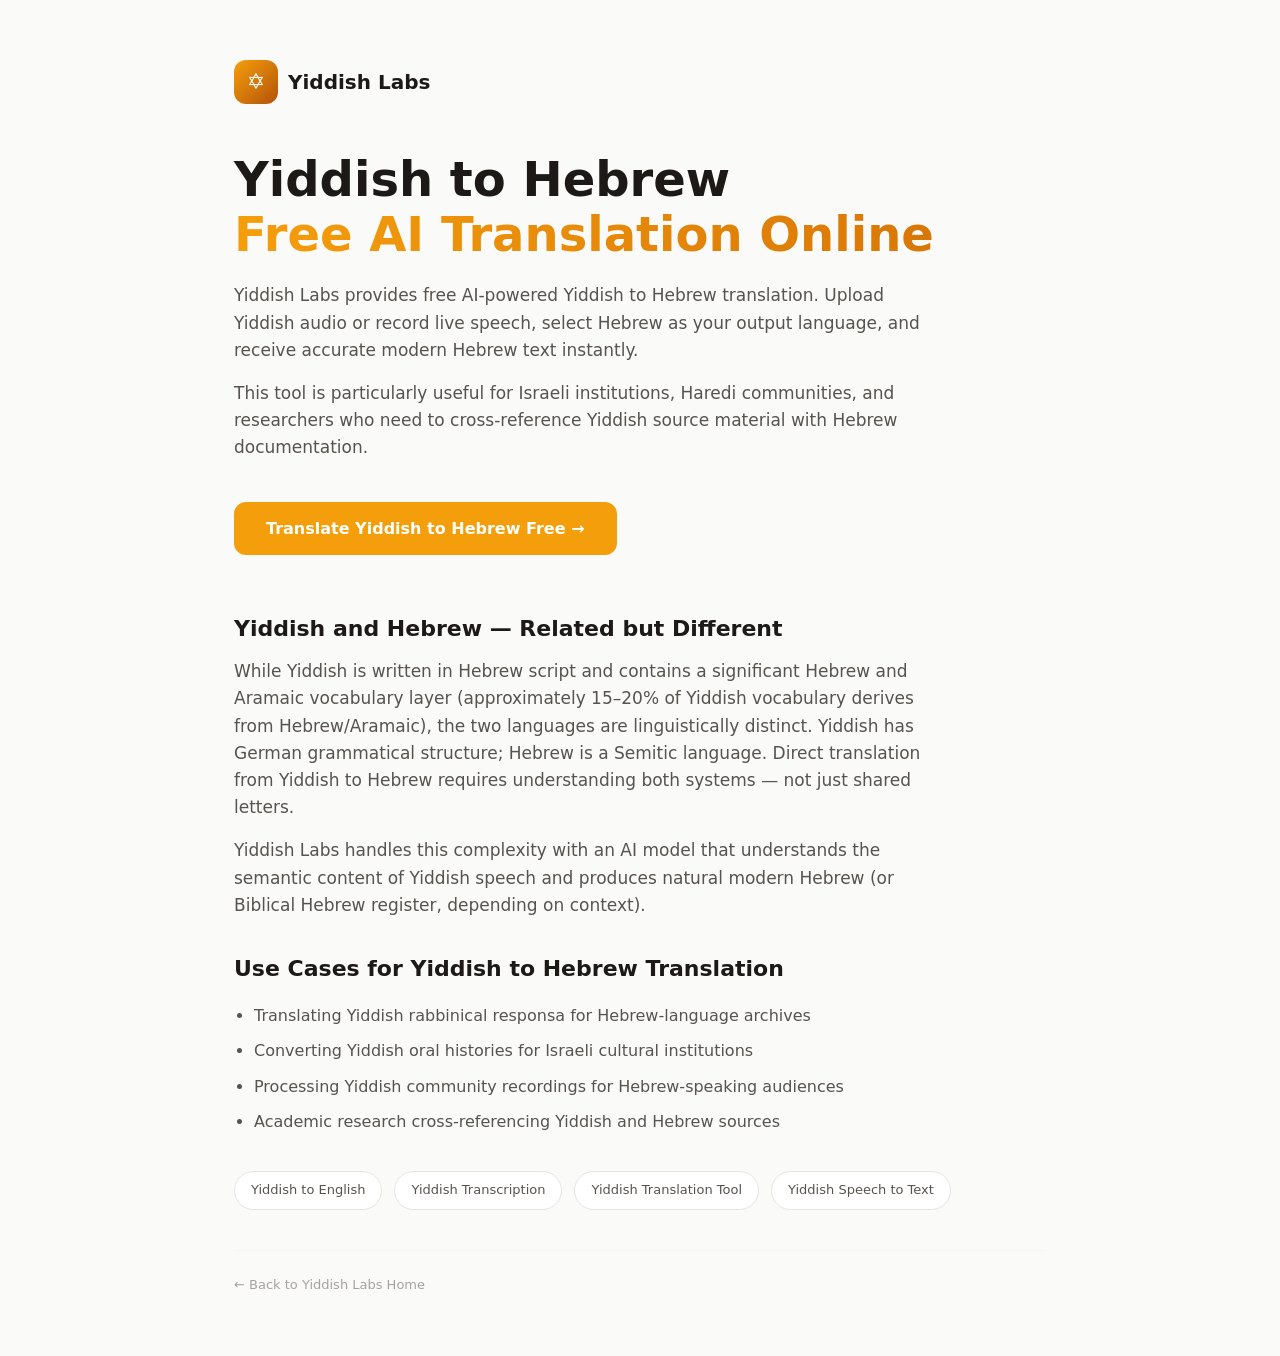
<file: public/yiddish-to-hebrew.html>
<!doctype html>
<html lang="en">
<head>
  <meta charset="UTF-8" />
  <meta name="viewport" content="width=device-width, initial-scale=1.0" />
  <title>Yiddish to Hebrew Translation – Free AI Tool | Yiddish Labs</title>
  <meta name="description" content="Translate Yiddish to Hebrew online for free. AI-powered Yiddish to Hebrew translation from audio. Supports all Yiddish dialects. Instant results." />
  <meta name="robots" content="index, follow" />
  <link rel="canonical" href="https://yiddishlabs.com/yiddish-to-hebrew" />
  <meta property="og:title" content="Yiddish to Hebrew Translation – Free AI Tool | Yiddish Labs" />
  <meta property="og:description" content="Translate Yiddish to Hebrew online for free. AI-powered, instant, accurate. All dialects supported." />
  <meta property="og:url" content="https://yiddishlabs.com/yiddish-to-hebrew" />
  <meta property="og:type" content="website" />
  <style>
    *{box-sizing:border-box;margin:0;padding:0}
    body{font-family:Inter,system-ui,sans-serif;background:#fafaf9;color:#1c1917;line-height:1.6}
    .wrap{max-width:860px;margin:0 auto;padding:60px 24px}
    .logo{display:flex;align-items:center;gap:10px;margin-bottom:48px}
    .logo-icon{width:44px;height:44px;border-radius:12px;background:linear-gradient(135deg,#f59e0b,#b45309);display:flex;align-items:center;justify-content:center;color:#fff;font-size:22px}
    .logo-name{font-size:20px;font-weight:700;color:#1c1917}
    h1{font-size:clamp(28px,5vw,48px);font-weight:800;color:#1c1917;line-height:1.15;margin-bottom:20px}
    h2{font-size:22px;font-weight:700;color:#1c1917;margin:32px 0 12px}
    .accent{background:linear-gradient(90deg,#f59e0b,#d97706);-webkit-background-clip:text;-webkit-text-fill-color:transparent}
    p{color:#57534e;font-size:17px;margin-bottom:16px;max-width:700px}
    .cta{display:inline-flex;align-items:center;gap:8px;background:#f59e0b;color:#fff;font-weight:700;font-size:16px;padding:14px 32px;border-radius:12px;text-decoration:none;margin:24px 0;transition:background .15s}
    .cta:hover{background:#d97706}
    .links{display:flex;flex-wrap:wrap;gap:12px;margin-top:32px}
    .link-pill{padding:8px 16px;background:#fff;border:1px solid #e7e5e4;border-radius:999px;font-size:13px;color:#57534e;text-decoration:none}
    .link-pill:hover{border-color:#f59e0b;color:#d97706}
    .back{display:inline-block;color:#a8a29e;font-size:13px;text-decoration:none;margin-top:40px;border-top:1px solid #f5f5f4;padding-top:24px;width:100%}
    .back:hover{color:#f59e0b}
  </style>
</head>
<body>
  <div class="wrap">
    <div class="logo">
      <div class="logo-icon">✡</div>
      <span class="logo-name">Yiddish Labs</span>
    </div>

    <h1>Yiddish to Hebrew<br /><span class="accent">Free AI Translation Online</span></h1>

    <p>Yiddish Labs provides free AI-powered Yiddish to Hebrew translation. Upload Yiddish audio or record live speech, select Hebrew as your output language, and receive accurate modern Hebrew text instantly.</p>
    <p>This tool is particularly useful for Israeli institutions, Haredi communities, and researchers who need to cross-reference Yiddish source material with Hebrew documentation.</p>

    <a href="/" class="cta">Translate Yiddish to Hebrew Free →</a>

    <h2>Yiddish and Hebrew — Related but Different</h2>
    <p>While Yiddish is written in Hebrew script and contains a significant Hebrew and Aramaic vocabulary layer (approximately 15–20% of Yiddish vocabulary derives from Hebrew/Aramaic), the two languages are linguistically distinct. Yiddish has German grammatical structure; Hebrew is a Semitic language. Direct translation from Yiddish to Hebrew requires understanding both systems — not just shared letters.</p>
    <p>Yiddish Labs handles this complexity with an AI model that understands the semantic content of Yiddish speech and produces natural modern Hebrew (or Biblical Hebrew register, depending on context).</p>

    <h2>Use Cases for Yiddish to Hebrew Translation</h2>
    <ul style="color:#57534e;font-size:16px;line-height:2.2;padding-left:20px;margin-bottom:16px">
      <li>Translating Yiddish rabbinical responsa for Hebrew-language archives</li>
      <li>Converting Yiddish oral histories for Israeli cultural institutions</li>
      <li>Processing Yiddish community recordings for Hebrew-speaking audiences</li>
      <li>Academic research cross-referencing Yiddish and Hebrew sources</li>
    </ul>

    <div class="links">
      <a href="/yiddish-to-english.html" class="link-pill">Yiddish to English</a>
      <a href="/yiddish-transcription.html" class="link-pill">Yiddish Transcription</a>
      <a href="/yiddish-translation.html" class="link-pill">Yiddish Translation Tool</a>
      <a href="/yiddish-speech-to-text.html" class="link-pill">Yiddish Speech to Text</a>
    </div>

    <a href="/" class="back">← Back to Yiddish Labs Home</a>
  </div>
</body>
</html>
</file>
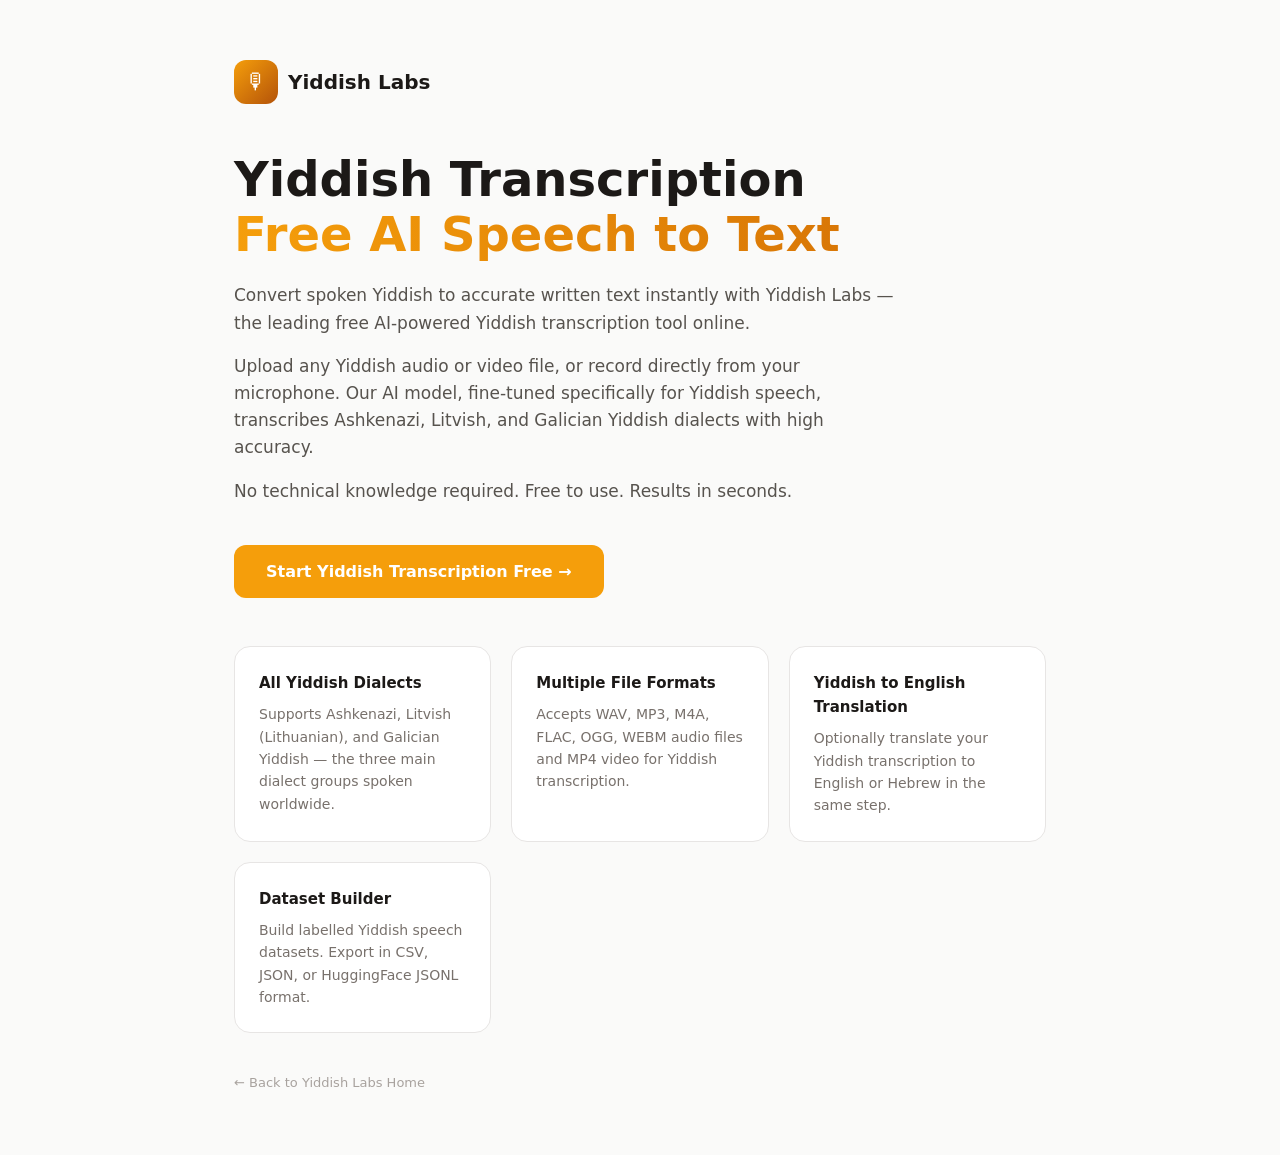
<file: public/yiddish-transcription.html>
<!doctype html>
<html lang="en">
<head>
  <meta charset="UTF-8" />
  <meta name="viewport" content="width=device-width, initial-scale=1.0" />
  <title>Yiddish Transcription – AI Speech to Text | Yiddish Labs</title>
  <meta name="description" content="Free AI-powered Yiddish transcription online. Upload Yiddish audio or video and get accurate text in seconds. Supports all dialects – Ashkenazi, Litvish, Galician." />
  <meta name="robots" content="index, follow" />
  <link rel="canonical" href="https://yiddishlabs.com/yiddish-transcription" />
  <meta property="og:title" content="Yiddish Transcription – AI Speech to Text | Yiddish Labs" />
  <meta property="og:description" content="Free AI-powered Yiddish transcription. Convert Yiddish speech, audio and video to accurate text instantly." />
  <meta property="og:url" content="https://yiddishlabs.com/yiddish-transcription" />
  <meta property="og:type" content="website" />
  <script type="application/ld+json">
  {
    "@context": "https://schema.org",
    "@type": "WebPage",
    "name": "Yiddish Transcription – AI Speech to Text",
    "description": "Free AI-powered Yiddish transcription online. Upload Yiddish audio or video and get accurate text in seconds.",
    "url": "https://yiddishlabs.com/yiddish-transcription",
    "isPartOf": { "@type": "WebSite", "url": "https://yiddishlabs.com/" }
  }
  </script>
  <style>
    *{box-sizing:border-box;margin:0;padding:0}
    body{font-family:Inter,system-ui,sans-serif;background:#fafaf9;color:#1c1917;line-height:1.6}
    .wrap{max-width:860px;margin:0 auto;padding:60px 24px}
    .logo{display:flex;align-items:center;gap:10px;margin-bottom:48px}
    .logo-icon{width:44px;height:44px;border-radius:12px;background:linear-gradient(135deg,#f59e0b,#b45309);display:flex;align-items:center;justify-content:center;color:#fff;font-size:22px}
    .logo-name{font-size:20px;font-weight:700;color:#1c1917}
    h1{font-size:clamp(28px,5vw,48px);font-weight:800;color:#1c1917;line-height:1.15;margin-bottom:20px}
    .accent{background:linear-gradient(90deg,#f59e0b,#d97706);-webkit-background-clip:text;-webkit-text-fill-color:transparent}
    p{color:#57534e;font-size:17px;margin-bottom:16px;max-width:660px}
    .cta{display:inline-flex;align-items:center;gap:8px;background:#f59e0b;color:#fff;font-weight:700;font-size:16px;padding:14px 32px;border-radius:12px;text-decoration:none;margin-top:24px;transition:background .15s}
    .cta:hover{background:#d97706}
    .features{display:grid;grid-template-columns:repeat(auto-fit,minmax(220px,1fr));gap:20px;margin-top:48px}
    .feat{background:#fff;border:1px solid #e7e5e4;border-radius:16px;padding:24px}
    .feat h3{font-size:15px;font-weight:700;color:#1c1917;margin-bottom:8px}
    .feat p{font-size:14px;color:#78716c;margin:0}
    .back{display:inline-block;color:#a8a29e;font-size:13px;text-decoration:none;margin-top:40px}
    .back:hover{color:#f59e0b}
  </style>
</head>
<body>
  <div class="wrap">
    <div class="logo">
      <div class="logo-icon">🎙</div>
      <span class="logo-name">Yiddish Labs</span>
    </div>

    <h1>Yiddish Transcription<br /><span class="accent">Free AI Speech to Text</span></h1>

    <p>Convert spoken Yiddish to accurate written text instantly with Yiddish Labs — the leading free AI-powered Yiddish transcription tool online.</p>
    <p>Upload any Yiddish audio or video file, or record directly from your microphone. Our AI model, fine-tuned specifically for Yiddish speech, transcribes Ashkenazi, Litvish, and Galician Yiddish dialects with high accuracy.</p>
    <p>No technical knowledge required. Free to use. Results in seconds.</p>

    <a href="/" class="cta">Start Yiddish Transcription Free →</a>

    <div class="features">
      <div class="feat">
        <h3>All Yiddish Dialects</h3>
        <p>Supports Ashkenazi, Litvish (Lithuanian), and Galician Yiddish — the three main dialect groups spoken worldwide.</p>
      </div>
      <div class="feat">
        <h3>Multiple File Formats</h3>
        <p>Accepts WAV, MP3, M4A, FLAC, OGG, WEBM audio files and MP4 video for Yiddish transcription.</p>
      </div>
      <div class="feat">
        <h3>Yiddish to English Translation</h3>
        <p>Optionally translate your Yiddish transcription to English or Hebrew in the same step.</p>
      </div>
      <div class="feat">
        <h3>Dataset Builder</h3>
        <p>Build labelled Yiddish speech datasets. Export in CSV, JSON, or HuggingFace JSONL format.</p>
      </div>
    </div>

    <a href="/" class="back">← Back to Yiddish Labs Home</a>
  </div>
</body>
</html>
</file>
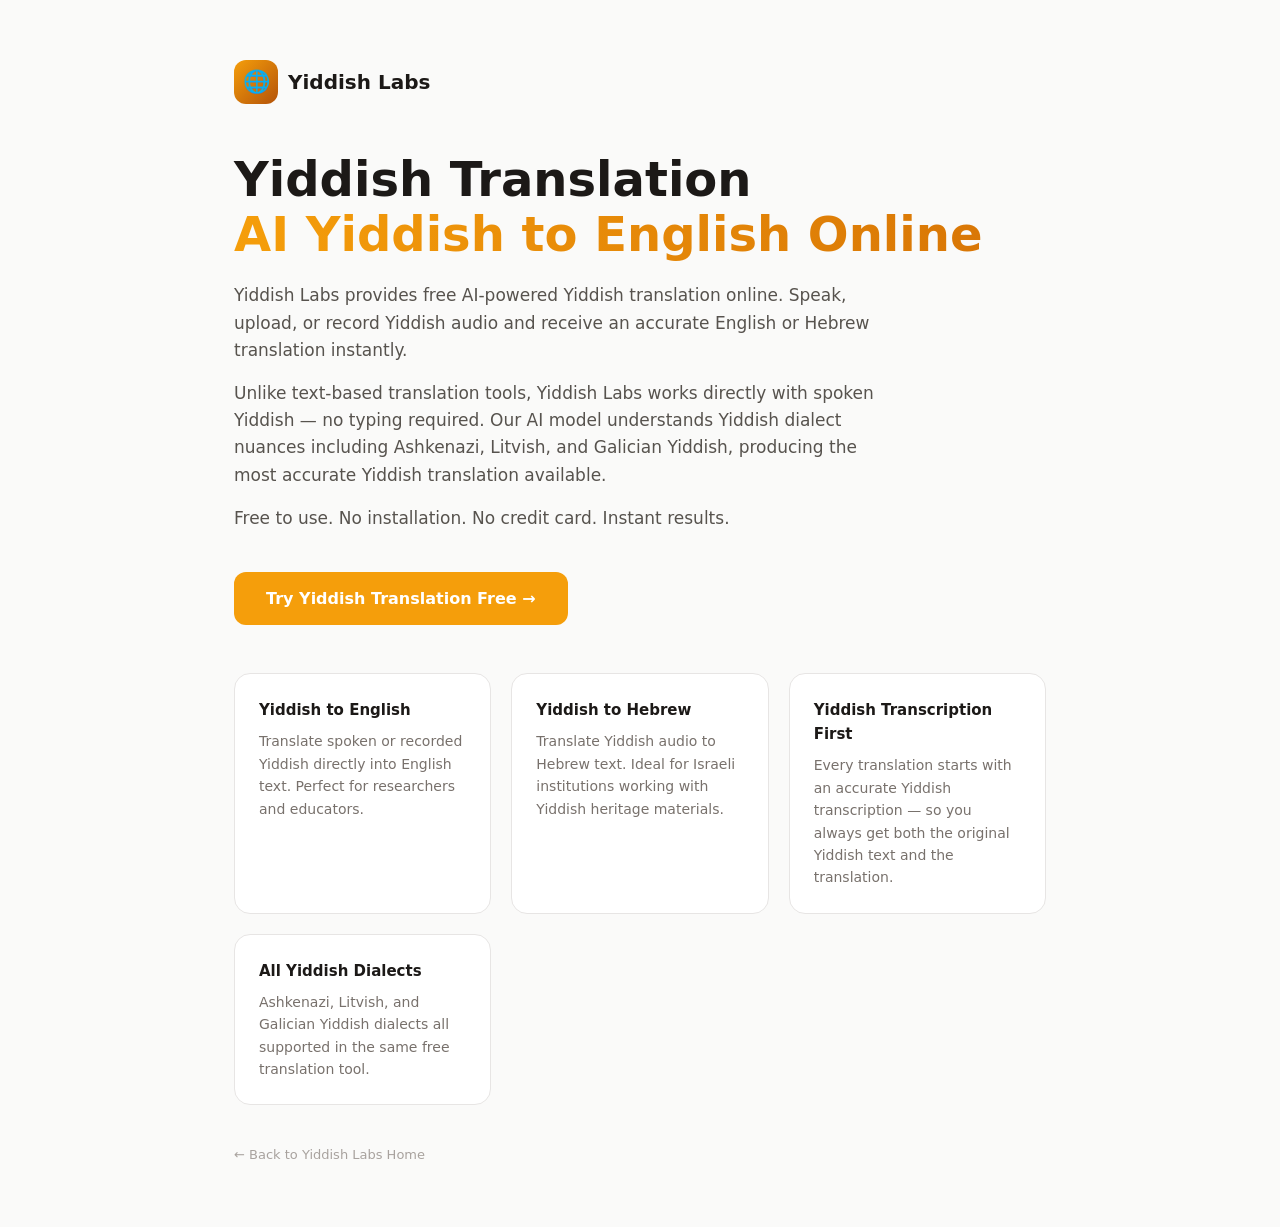
<file: public/yiddish-translation.html>
<!doctype html>
<html lang="en">
<head>
  <meta charset="UTF-8" />
  <meta name="viewport" content="width=device-width, initial-scale=1.0" />
  <title>Yiddish Translation Online – AI Yiddish to English | Yiddish Labs</title>
  <meta name="description" content="Free AI Yiddish translation online. Translate Yiddish speech and audio to English or Hebrew text instantly. The most accurate Yiddish translation tool available." />
  <meta name="robots" content="index, follow" />
  <link rel="canonical" href="https://yiddishlabs.com/yiddish-translation" />
  <meta property="og:title" content="Yiddish Translation Online – AI Yiddish to English | Yiddish Labs" />
  <meta property="og:description" content="Free AI Yiddish translation online. Translate Yiddish speech and audio to English or Hebrew text instantly." />
  <meta property="og:url" content="https://yiddishlabs.com/yiddish-translation" />
  <meta property="og:type" content="website" />
  <script type="application/ld+json">
  {
    "@context": "https://schema.org",
    "@type": "WebPage",
    "name": "Yiddish Translation Online – AI Yiddish to English",
    "description": "Free AI Yiddish translation online. Translate Yiddish speech and audio to English or Hebrew text instantly.",
    "url": "https://yiddishlabs.com/yiddish-translation",
    "isPartOf": { "@type": "WebSite", "url": "https://yiddishlabs.com/" }
  }
  </script>
  <style>
    *{box-sizing:border-box;margin:0;padding:0}
    body{font-family:Inter,system-ui,sans-serif;background:#fafaf9;color:#1c1917;line-height:1.6}
    .wrap{max-width:860px;margin:0 auto;padding:60px 24px}
    .logo{display:flex;align-items:center;gap:10px;margin-bottom:48px}
    .logo-icon{width:44px;height:44px;border-radius:12px;background:linear-gradient(135deg,#f59e0b,#b45309);display:flex;align-items:center;justify-content:center;color:#fff;font-size:22px}
    .logo-name{font-size:20px;font-weight:700;color:#1c1917}
    h1{font-size:clamp(28px,5vw,48px);font-weight:800;color:#1c1917;line-height:1.15;margin-bottom:20px}
    .accent{background:linear-gradient(90deg,#f59e0b,#d97706);-webkit-background-clip:text;-webkit-text-fill-color:transparent}
    p{color:#57534e;font-size:17px;margin-bottom:16px;max-width:660px}
    .cta{display:inline-flex;align-items:center;gap:8px;background:#f59e0b;color:#fff;font-weight:700;font-size:16px;padding:14px 32px;border-radius:12px;text-decoration:none;margin-top:24px;transition:background .15s}
    .cta:hover{background:#d97706}
    .features{display:grid;grid-template-columns:repeat(auto-fit,minmax(220px,1fr));gap:20px;margin-top:48px}
    .feat{background:#fff;border:1px solid #e7e5e4;border-radius:16px;padding:24px}
    .feat h3{font-size:15px;font-weight:700;color:#1c1917;margin-bottom:8px}
    .feat p{font-size:14px;color:#78716c;margin:0}
    .back{display:inline-block;color:#a8a29e;font-size:13px;text-decoration:none;margin-top:40px}
    .back:hover{color:#f59e0b}
  </style>
</head>
<body>
  <div class="wrap">
    <div class="logo">
      <div class="logo-icon">🌐</div>
      <span class="logo-name">Yiddish Labs</span>
    </div>

    <h1>Yiddish Translation<br /><span class="accent">AI Yiddish to English Online</span></h1>

    <p>Yiddish Labs provides free AI-powered Yiddish translation online. Speak, upload, or record Yiddish audio and receive an accurate English or Hebrew translation instantly.</p>
    <p>Unlike text-based translation tools, Yiddish Labs works directly with spoken Yiddish — no typing required. Our AI model understands Yiddish dialect nuances including Ashkenazi, Litvish, and Galician Yiddish, producing the most accurate Yiddish translation available.</p>
    <p>Free to use. No installation. No credit card. Instant results.</p>

    <a href="/" class="cta">Try Yiddish Translation Free →</a>

    <div class="features">
      <div class="feat">
        <h3>Yiddish to English</h3>
        <p>Translate spoken or recorded Yiddish directly into English text. Perfect for researchers and educators.</p>
      </div>
      <div class="feat">
        <h3>Yiddish to Hebrew</h3>
        <p>Translate Yiddish audio to Hebrew text. Ideal for Israeli institutions working with Yiddish heritage materials.</p>
      </div>
      <div class="feat">
        <h3>Yiddish Transcription First</h3>
        <p>Every translation starts with an accurate Yiddish transcription — so you always get both the original Yiddish text and the translation.</p>
      </div>
      <div class="feat">
        <h3>All Yiddish Dialects</h3>
        <p>Ashkenazi, Litvish, and Galician Yiddish dialects all supported in the same free translation tool.</p>
      </div>
    </div>

    <a href="/" class="back">← Back to Yiddish Labs Home</a>
  </div>
</body>
</html>
</file>
